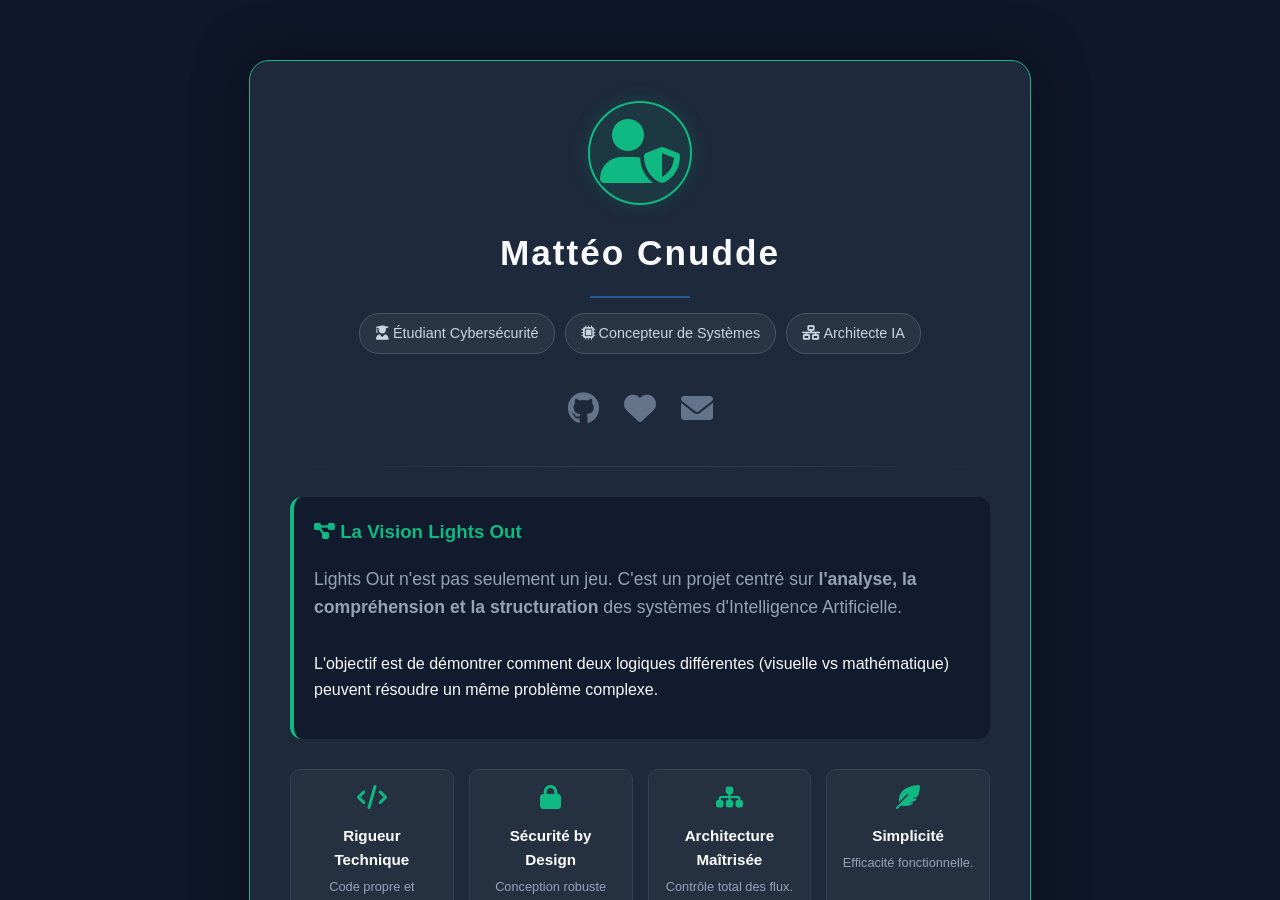
<file: createur.html>
<!DOCTYPE html>
<html lang="fr">
<head>
    <meta charset="UTF-8">
    <title>Le Créateur - Mattéo Cnudde</title>
    <link rel="stylesheet" href="style.css">
    <link rel="stylesheet" href="https://cdnjs.cloudflare.com/ajax/libs/font-awesome/6.0.0/css/all.min.css">
</head>
<body>

    <div class="overlay-page-static">
        <div class="full-page-card creator-card">
            
            <div class="profile-header">
                <div class="profile-icon">
                    <i class="fas fa-user-shield"></i>
                </div>
                <h1 class="creator-name">Mattéo Cnudde</h1>
                <div class="neon-line" style="width: 100px; margin: 15px auto;"></div>
                
                <div class="roles-container">
                    <span class="role-badge"><i class="fas fa-user-graduate"></i> Étudiant Cybersécurité</span>
                    <span class="role-badge"><i class="fas fa-microchip"></i> Concepteur de Systèmes</span>
                    <span class="role-badge"><i class="fas fa-network-wired"></i> Architecte IA</span>
                </div>
                <div class="social-links">
    <a href="https://github.com/cnuddeMatteo" target="_blank" class="social-icon github" title="Mon GitHub">
        <i class="fab fa-github"></i>
    </a>
    <a href="https://buymeacoffee.com/spunnn" target="_blank" class="social-icon support" title="Me soutenir">
        <i class="fas fa-heart"></i>
    </a>
    <a href="mailto:cnudde.matteo.59@gmail.com" class="social-icon email" title="Me contacter">
        <i class="fas fa-envelope"></i>
    </a>
</div>
            </div>

            <hr class="divider">

            <div class="vision-section">
                <h3><i class="fas fa-project-diagram"></i> La Vision Lights Out</h3>
                <p class="intro-text" style="text-align: left;">
                    Lights Out n'est pas seulement un jeu. C'est un projet centré sur <b>l'analyse, la compréhension et la structuration</b> des systèmes d'Intelligence Artificielle.
                </p>
                <p>
                    L'objectif est de démontrer comment deux logiques différentes (visuelle vs mathématique) peuvent résoudre un même problème complexe.
                </p>
            </div>

            <div class="values-grid">
                <div class="value-item">
                    <i class="fas fa-code icon-val"></i>
                    <h4>Rigueur Technique</h4>
                    <p>Code propre et optimisé.</p>
                </div>
                <div class="value-item">
                    <i class="fas fa-lock icon-val"></i>
                    <h4>Sécurité by Design</h4>
                    <p>Conception robuste dès la base.</p>
                </div>
                <div class="value-item">
                    <i class="fas fa-sitemap icon-val"></i>
                    <h4>Architecture Maîtrisée</h4>
                    <p>Contrôle total des flux.</p>
                </div>
                <div class="value-item">
                    <i class="fas fa-feather-alt icon-val"></i>
                    <h4>Simplicité</h4>
                    <p>Efficacité fonctionnelle.</p>
                </div>
            </div>

            <div class="final-quote">
                <i class="fas fa-quote-left quote-icon"></i>
                <p>Construire des systèmes intelligents compréhensibles, robustes et contrôlables.</p>
                <strong class="quote-highlight">"Comprendre le système avant de lui faire confiance."</strong>
            </div>

            <a href="index.html" class="back-btn btn-link">Retour au Système</a>
        </div>
    </div>

</body>

</html>
</file>
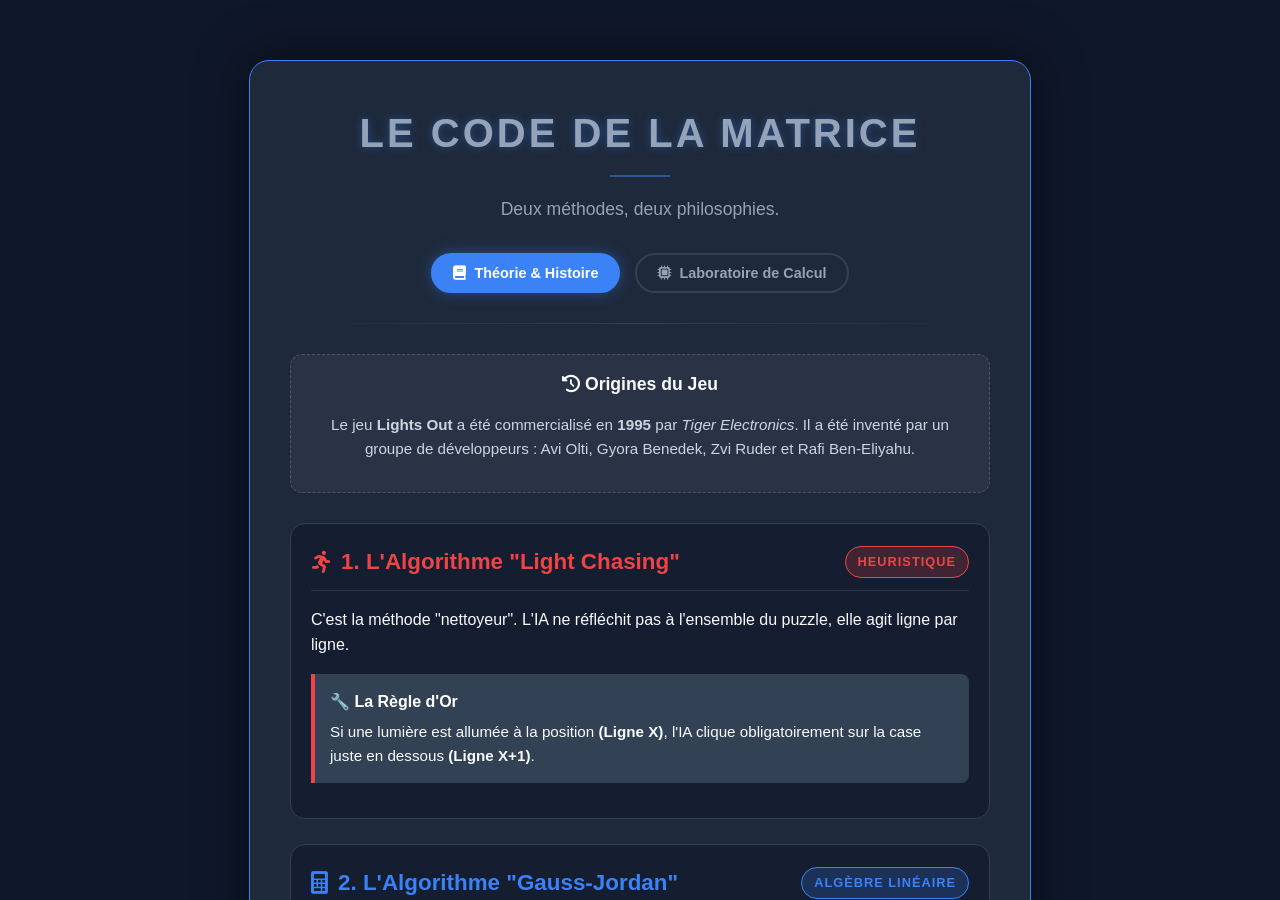
<file: ia_info.html>
<!DOCTYPE html>
<html lang="fr">
<head>
    <meta charset="UTF-8">
    <title>Fonctionnement des IA - Lights Out</title>
    <link rel="stylesheet" href="style.css">
    <link rel="stylesheet" href="https://cdnjs.cloudflare.com/ajax/libs/font-awesome/6.0.0/css/all.min.css">
</head>
<body>
    <div class="overlay-page-static">
        <div class="content-card full-page-card">
            
            <div class="intro-text">
                <h1 class="neon-title" style="font-size: 2.5rem;">LE CODE DE LA MATRICE</h1>
                <div class="neon-line"></div>
                <p>Deux méthodes, deux philosophies.</p>
            </div>

            <div class="tab-container">
                <button class="tab-btn active" onclick="switchTab('history')">
                    <i class="fas fa-book"></i> Théorie & Histoire
                </button>
                <button class="tab-btn" onclick="switchTab('lab')">
                    <i class="fas fa-microchip"></i> Laboratoire de Calcul
                </button>
            </div>

            <hr class="divider">

            <div id="view-history" class="tab-content">
                
                <div class="history-block">
                    <h3><i class="fas fa-history"></i> Origines du Jeu</h3>
                    <p>
                        Le jeu <b>Lights Out</b> a été commercialisé en <b>1995</b> par <i>Tiger Electronics</i>. 
                        Il a été inventé par un groupe de développeurs : Avi Olti, Gyora Benedek, Zvi Ruder et Rafi Ben-Eliyahu.
                    </p>
                </div>

                <div class="algo-section">
                    <div class="algo-header mode-chasing-header">
                        <h2><i class="fas fa-running"></i> 1. L'Algorithme "Light Chasing"</h2>
                        <span class="badge chasing">Heuristique</span>
                    </div>
                    <div class="algo-content">
                        <p>C'est la méthode "nettoyeur". L'IA ne réfléchit pas à l'ensemble du puzzle, elle agit ligne par ligne.</p>
                        <div class="concept-box">
                            <h4>🔧 La Règle d'Or</h4>
                            <p>Si une lumière est allumée à la position <b>(Ligne X)</b>, l'IA clique obligatoirement sur la case juste en dessous <b>(Ligne X+1)</b>.</p>
                        </div>
                    </div>
                </div>

                <div class="algo-section">
                    <div class="algo-header mode-math-header">
                        <h2><i class="fas fa-calculator"></i> 2. L'Algorithme "Gauss-Jordan"</h2>
                        <span class="badge math">Algèbre Linéaire</span>
                    </div>
                    <div class="algo-content">
                        <p>Ici, l'IA ne joue pas : elle <b>résout</b> le système. Elle traduit la grille en équations.</p>
                        <div class="math-block">
                            <h4>🧮 Le Système Modulo 2</h4>
                            <code>Ax = b</code>
                        </div>
                        <p>En inversant la matrice <b>A</b>, l'IA trouve le vecteur <b>x</b> (la solution parfaite).</p>
                    </div>
                </div>

                <div class="algo-section expert-theme">
                    <div class="algo-header mode-expert-header">
                        <h2><i class="fas fa-user-graduate"></i> 3. La Méthode des Experts Humains</h2>
                        <span class="badge expert">Hybride</span>
                    </div>
                    <div class="algo-content">
                        <p>Il existe une troisième voie, utilisée par les speedrunners humains.</p>
                        <ol class="step-list">
                            <li>Faire un <b>Light Chasing</b> classique jusqu'en bas.</li>
                            <li>Observer les lumières restantes sur la dernière ligne.</li>
                            <li>Utiliser une <b>"Table de Correspondance"</b> pour cliquer sur la première ligne.</li>
                            <li>Refaire un Chasing : la grille se résout alors magiquement !</li>
                        </ol>
                    </div>
                </div>

                <a href="index.html" class="back-btn btn-link">Retour au Jeu</a>
            </div>

            <div id="view-lab" class="tab-content hidden">
                <div class="algo-section">
                    <div class="algo-header mode-math-header">
                        <h2><span class="icon">🧮</span> Simulation Matricielle 3x3</h2>
                    </div>

                    <p style="text-align: center; margin-bottom: 20px; color: #94a3b8;">
                        Regarde l'IA calculer la solution en temps réel.
                    </p>

                    <div class="console-box">
                        <div class="console-header">
                            <span class="dot red"></span><span class="dot yellow"></span><span class="dot green"></span>
                            <span>terminal_ia.exe</span>
                        </div>
                        <div id="console-log" class="console-content">
                            > En attente d'entrée utilisateur...
                        </div>
                    </div>

                    <div class="matrix-sim-container">
                        <div class="sim-column">
                            <h4>Vecteur Solution (x)</h4>
                            <div class="vector-bracket result">
                                <div id="vector-x" class="vector-content matrix-3x3"></div>
                            </div>
                            <div id="sim-grid-x" class="mini-grid solution-grid"></div>
                        </div>

                        <div class="sim-operator">
                            <div class="arrow-right">➜</div>
                            <div class="math-symbol">Application<br>Matrice A</div>
                            <div class="arrow-right">➜</div>
                        </div>

                        <div class="sim-column">
                            <h4>État Résultant (b)</h4>
                            <div class="vector-bracket">
                                <div id="vector-b" class="vector-content matrix-3x3"></div>
                            </div>
                            <div id="sim-grid-b" class="mini-grid"></div>
                        </div>
                    </div>

                    <div style="text-align: center; margin-top: 30px; display: flex; justify-content: center; gap: 15px; flex-wrap: wrap;">
                        <button id="btn-sim" onclick="runSimulation()" class="promo-btn">
                            <i class="fas fa-play"></i> Générer un calcul
                        </button>
                        
                        <button id="btn-try-game" onclick="tryInGame()" class="promo-btn" style="background: #10b981 !important; display: none;">
                            <i class="fas fa-gamepad"></i> Essayer cette grille en Jeu
                        </button>
                    </div>
                </div>
                
                <a href="index.html" class="back-btn btn-link">Retour au Jeu</a>
            </div>

        </div>
    </div>

    <script>
        // Variables globales pour stocker l'état actuel de la simulation
        let currentGridState = []; 

        function switchTab(tabName) {
            document.getElementById('view-history').classList.add('hidden');
            document.getElementById('view-lab').classList.add('hidden');
            const btns = document.querySelectorAll('.tab-btn');
            btns.forEach(b => b.classList.remove('active'));

            document.getElementById('view-' + tabName).classList.remove('hidden');
            
            if(tabName === 'lab') {
                btns[1].classList.add('active');
            } else {
                btns[0].classList.add('active');
            }
        }

        async function runSimulation() {
            const btn = document.getElementById('btn-sim');
            const btnTry = document.getElementById('btn-try-game');
            
            btn.disabled = true; 
            btn.style.opacity = "0.5";
            btnTry.style.display = "none"; // On cache le bouton "Essayer" pendant le calcul

            const log = document.getElementById('console-log');
            const vx = document.getElementById('vector-x');
            const vb = document.getElementById('vector-b');
            const gx = document.getElementById('sim-grid-x');
            const gb = document.getElementById('sim-grid-b');

            // Reset
            vx.innerHTML = ''; vb.innerHTML = ''; gx.innerHTML = ''; gb.innerHTML = '';
            
            // 1. Génération Solution (X)
            logTyping(log, "> Initialisation du noyau 3x3...");
            await wait(500);
            
            logTyping(log, "> Génération d'une solution aléatoire...");
            const size = 3; 
            const total = size * size;
            let x = [];
            for(let i=0; i<total; i++) x.push(Math.random() > 0.5 ? 1 : 0);
            
            renderMatrix('vector-x', x);
            renderGrid('sim-grid-x', x, true);
            await wait(800);

            // 2. Calcul du Problème (B)
            logTyping(log, "> Calcul de la configuration inverse (Ax = b)...");
            
            // Calcul mathématique
            let b = new Array(total).fill(0);
            for(let r=0; r<size; r++) {
                for(let c=0; c<size; c++) {
                    let idx = r*size + c;
                    if(x[idx] === 1) {
                        toggle(b, r, c, size); toggle(b, r+1, c, size); toggle(b, r-1, c, size);
                        toggle(b, r, c+1, size); toggle(b, r, c-1, size);
                    }
                }
            }
            // Sauvegarde pour le bouton "Essayer"
            currentGridState = b;

            await wait(800);

            // 3. Affichage Résultat
            logTyping(log, "> SUCCESS. Configuration générée.");
            logTyping(log, "> Prêt pour exportation vers le moteur de jeu.");
            
            renderMatrix('vector-b', b);
            renderGrid('sim-grid-b', b, false);

            btn.disabled = false;
            btn.style.opacity = "1";
            
            // Apparition du bouton "Essayer"
            btnTry.style.display = "inline-block";
            btnTry.classList.add('pulse-anim'); // Petite animation CSS (à ajouter)
        }

        // Fonction pour envoyer la grille vers le jeu
        function tryInGame() {
            // On transforme le tableau [1, 0, 1...] en chaine "101..."
            const gridString = currentGridState.join('');
            // On redirige vers index.html avec des paramètres
            // Note: Il faudra ajouter un petit bout de code dans script.js pour lire ça !
            window.location.href = `index.html?loadgrid=${gridString}&rows=3&cols=3`;
        }

        function logTyping(element, text) {
            element.innerHTML += `<div>${text}</div>`;
            element.scrollTop = element.scrollHeight;
        }

        function wait(ms) { return new Promise(resolve => setTimeout(resolve, ms)); }

        function toggle(arr, r, c, size) {
            if(r >= 0 && r < size && c >= 0 && c < size) arr[r*size + c] = 1 - arr[r*size + c];
        }

        function renderMatrix(id, data) {
            document.getElementById(id).innerHTML = data.map(val => `<span class="${val===1 ? 'v-on' : 'v-off'}">${val}</span>`).join('');
        }

        function renderGrid(id, data, isSolution) {
            const el = document.getElementById(id); el.innerHTML = '';
            data.forEach(val => {
                let div = document.createElement('div');
                div.className = isSolution ? (val === 1 ? 'mini-cell sol-active' : 'mini-cell') : (val === 1 ? 'mini-cell active' : 'mini-cell');
                el.appendChild(div);
            });
        }
    </script>
</body>
</html>
</file>
<file: style.css>
:root {
    --bg-color: #0f172a;
    --card-bg: #1e293b;
    --accent: #3b82f6;
    --led-on: #ef4444;
    --text: #f8fafc;
    --robot-color: #ef4444; /* Variable par défaut */
}

body {
    background: var(--bg-color); color: var(--text);
    font-family: 'Segoe UI', sans-serif;
    display: flex; justify-content: center; align-items: center;
    min-height: 100vh; margin: 0; overflow-x: hidden;
}

.hidden { display: none !important; }

/* --- TITRE & AMPOULE --- */
.neon-title { font-size: 3rem; margin: 0; text-align: center; letter-spacing: 3px; text-shadow: 0 0 8px rgba(59, 130, 246, 0.4); }
.neon-line { height: 2px; background: var(--accent); width: 60px; margin: 10px auto; opacity: 0.5; }
.neon-bulb { display: inline-block; color: #fff; transform: translateY(-3px); text-shadow: 0 0 5px #fff, 0 0 10px #fefce8, 0 0 20px var(--accent); animation: blow-effect 2s ease-in-out infinite alternate; }
@keyframes blow-effect {
    0% { transform: translateY(-3px) scale(1); opacity: 0.85; text-shadow: 0 0 5px #fff, 0 0 10px var(--accent); }
    100% { transform: translateY(-3px) scale(1.15); opacity: 1; color: #feffdf; text-shadow: 0 0 10px #fff, 0 0 20px #fff, 0 0 40px var(--accent); }
}

/* --- MENU GRID (Correction Décalage) --- */
.menu-grid {
    display: flex;
    flex-wrap: wrap; /* Important pour que ça passe à la ligne si besoin */
    justify-content: center;
    gap: 20px;
    max-width: 900px; /* Limite la largeur pour éviter l'éclatement */
}

.menu-card { 
    background: var(--card-bg); 
    padding: 20px; 
    border-radius: 15px; 
    border: 1px solid #334155; 
    flex: 1; /* Chaque carte prend la même place */
    min-width: 200px; /* Taille min pour éviter l'écrasement */
}
.menu-card.full-width { width: 100%; flex: none; margin-bottom: 20px; }

/* --- PRÉVISUALISATION --- */
/* --- PRÉVISUALISATION (Version Large) --- */
.preview-card {
    min-width: 260px; /* On élargit un peu la carte pour que le 8x8 rentre */
    display: flex;
    flex-direction: column;
    align-items: center;
    justify-content: center;
    flex-grow: 1; /* Force la carte à prendre toute la hauteur disponible */
}

#grid-preview-container {
    display: grid;
    gap: 6px; /* Espace un peu plus grand entre les points */
    padding: 20px; /* Plus de marge intérieure */
    background: rgba(0, 0, 0, 0.4); /* Fond un peu plus sombre pour le contraste */
    border-radius: 12px;
    margin-top: 10px;
    
    /* Ombre pour donner du volume */
    box-shadow: inset 0 0 15px rgba(0,0,0,0.5); 
    border: 1px solid #334155;
    
    /* Animation fluide lors du changement de taille */
    transition: all 0.3s cubic-bezier(0.4, 0, 0.2, 1);
}

.preview-cell {
    width: 28px;  /* BEAUCOUP PLUS GRAND (c'était 12px) */
    height: 28px; /* Carré parfait */
    background: #475569;
    border-radius: 4px; /* Coins légèrement arrondis */
    
    /* Petit effet de relief */
    box-shadow: 0 2px 0 rgba(0,0,0,0.3);
    transition: background 0.3s;
}

/* Petit effet bonus : quand on passe la souris dessus */
.preview-cell:hover {
    background: var(--accent);
    box-shadow: 0 0 10px var(--accent);
}

/* --- INPUTS --- */
.input-row { display: flex; justify-content: center; gap: 15px; margin-bottom: 15px; }
.input-field { display: flex; flex-direction: column; align-items: center; }
.input-field input { width: 60px; height: 40px; background: rgba(15, 23, 42, 0.6); border: 2px solid #334155; color: white; text-align: center; border-radius: 12px; font-weight: bold; }
.input-field input:focus { border-color: var(--accent); outline: none; }
input::-webkit-outer-spin-button, input::-webkit-inner-spin-button { -webkit-appearance: none; margin: 0; }

/* --- BOUTONS --- */
button { background: var(--accent); color: white; border: none; padding: 10px; border-radius: 6px; cursor: pointer; font-weight: bold; }
.btn-group-grid { display: grid; grid-template-columns: 1fr 1fr; gap: 10px; margin-top: 10px; }
.btn-group-grid button { padding: 15px 0; font-size: 1.1rem; }
.hint-btn { background: #f59e0b !important; } 
.undo-btn { background: #6366f1 !important; } 
.danger-btn { background: #991b1b !important; }
.back-btn { width: 100%; background: #475569; margin-top: 10px; }
#btn-start-custom { position: fixed; bottom: 40px; left: 50%; transform: translateX(-50%); background: linear-gradient(135deg, #10b981, #059669); padding: 15px 40px; border-radius: 50px; font-size: 1.2rem; border: 2px solid #34d399; box-shadow: 0 0 20px rgba(16,185,129,0.6); z-index: 1000; animation: pulse-green 2s infinite; }
@keyframes pulse-green { 0% { box-shadow: 0 0 0 0 rgba(16,185,129,0.7); } 70% { box-shadow: 0 0 0 20px rgba(16,185,129,0); } 100% { box-shadow: 0 0 0 0 rgba(16,185,129,0); } }

/* --- JEU & GRILLE (CORRIGÉ) --- */
#game-layout { 
    display: flex; 
    gap: 20px; 
    padding: 20px; 
    background: #0f172a; 
    border-radius: 20px; 
    align-items: flex-start; /* Évite que le panneau historique s'étire bizarrement */
}

/* Le conteneur définit la zone maximale disponible */
#grid-container { 
    width: 450px; 
    height: 450px; 
    background: var(--card-bg); 
    border-radius: 12px;
    padding: 10px; /* Un peu d'espace interne */
    
    /* On centre la grille à l'intérieur */
    display: flex; 
    justify-content: center; 
    align-items: center; 
}

/* La grille s'adapte à l'espace */
.grid { 
    display: grid; 
    gap: 6px; 
    width: 100%; 
    height: 100%;
    
    /* Important pour que les cellules ne dépassent pas si la grille est petite */
    max-width: 100%;
    max-height: 100%;
    
    /* Pour centrer le contenu si la grille est irrégulière */
    justify-content: center;
    align-content: center;
}

/* Les cellules s'adaptent et ne "sautent" plus */
.cell { 
    width: auto;  /* On enlève le 45px fixe */
    height: auto; /* On enlève le 45px fixe */
    aspect-ratio: 1 / 1; /* Reste toujours carré ! */
    
    border-radius: 15%; /* Arrondi proportionnel */
    background: #334155; 
    cursor: pointer; 
    position: relative; 
    transition: background 0.3s, transform 0.2s;
    
    /* CORRECTION DU "SAUT" : On met une bordure invisible par défaut */
    border: 3px solid transparent; 
    box-sizing: border-box; /* La bordure est incluse dans la taille */
}

.cell:hover {
    transform: scale(1.05);
}

.cell.on { 
    background: var(--led-on); 
    box-shadow: 0 0 15px var(--led-on); 
    border-color: rgba(255,255,255,0.3); /* Petit effet de relief quand allumé */
}

/* Viseur de l'IA (Cible) */
.cell.ai-target::after { 
    content: ''; 
    position: absolute; 
    top: 50%; left: 50%; 
    transform: translate(-50%, -50%); 
    width: 50%; height: 50%; /* Taille relative à la case */
    border: 3px solid #ffffff; 
    border-radius: 50%; 
    box-shadow: 0 0 10px #ffffff; 
    animation: ping 0.5s infinite; 
}

/* Source de l'IA (Cause) - CORRIGÉ */
.cell.ai-source { 
    /* On change juste la couleur, la bordure existe déjà (transparent) */
    border-color: #a855f7; 
    box-shadow: 0 0 15px #a855f7, inset 0 0 10px #a855f7; 
}

@keyframes ping { 
    0% { transform: translate(-50%, -50%) scale(0.8); opacity: 0.8; } 
    100% { transform: translate(-50%, -50%) scale(1.4); opacity: 0; } 
}

/* --- ROBOT --- */
#ai-assistant { position: fixed; bottom: 20px; left: 20px; z-index: 500; }
.robot-container { display: flex; flex-direction: column; align-items: center; transition: all 0.5s ease; }
.mode-chasing { --robot-color: #ef4444; }
.mode-math { --robot-color: #3b82f6; }
.robot-img { width: 80px; cursor: pointer; animation: floating 3s ease-in-out infinite; border-radius: 50%; border: 3px solid var(--robot-color); background: rgba(0,0,0,0.3); padding: 5px; filter: drop-shadow(0 0 10px var(--robot-color)); transition: all 0.5s ease; }
.robot-name { margin-top: 8px; font-size: 0.7rem; font-weight: bold; text-transform: uppercase; color: var(--robot-color); text-shadow: 0 0 8px var(--robot-color); }
.pulse-name { animation: glow-pulse 1.5s infinite alternate; }
@keyframes floating { 0%, 100% { transform: translateY(0); } 50% { transform: translateY(-10px); } }
@keyframes glow-pulse { from { opacity: 0.7; } to { opacity: 1; text-shadow: 0 0 20px var(--robot-color); } }
.bubble { background: white; color: black; padding: 12px; border-radius: 12px; margin-bottom: 15px; max-width: 200px; font-size: 0.85rem; position: relative; }
.hidden-bubble { display: none; }

/* --- HISTORIQUE & LIENS --- */
#log-panel { width: 200px; background: var(--card-bg); border: 1px solid #334155; border-radius: 15px; padding: 15px; height: 420px; display: flex; flex-direction: column; }
#move-list { flex-grow: 1; overflow-y: auto; font-family: monospace; font-size: 0.9rem; }
.move-item { background: rgba(0,0,0,0.2); padding: 5px; margin-bottom: 5px; border-radius: 4px; border-left: 2px solid var(--accent); color: #cbd5e1; }
.text-green { color: #4ade80; } .text-blue { color: #60a5fa; }
.btn-link { display: inline-block; text-decoration: none; color: white; padding: 8px; border-radius: 6px; font-size: 0.8rem; text-align: center; }
.info-btn { background: #4b5563; } .promo-btn { background: #8b5cf6; }
.custom-select { background: #0f172a; color: white; border: 1px solid var(--accent); padding: 8px; border-radius: 6px; width: 100%; margin-bottom: 10px; }
.extra-buttons { display: flex; gap: 10px; }
.overlay { position: fixed; top: 0; left: 0; width: 100%; height: 100%; background: rgba(0,0,0,0.85); display: flex; justify-content: center; align-items: center; z-index: 1000; }
.victory-card { background: var(--card-bg); padding: 40px; border-radius: 20px; border: 2px solid var(--accent); text-align: center; }

/* --- PAGES STATIQUES (IA Info & Créateur) --- */

/* Conteneur principal qui permet le défilement */
.overlay-page-static { 
    position: fixed; 
    top: 0; 
    left: 0; 
    width: 100%; 
    height: 100%; 
    background: var(--bg-color); 
    z-index: 3000; 
    overflow-y: auto; /* Active le scroll vertical */
    display: block; 
    padding: 20px 0; 
}

/* La carte centrale */
.full-page-card { 
    background: var(--card-bg); 
    padding: 40px; 
    border-radius: 20px; 
    border: 1px solid var(--accent); 
    max-width: 700px; 
    width: 90%; 
    box-shadow: 0 0 50px rgba(0,0,0,0.5); 
    color: var(--text); 
    line-height: 1.6; 
    margin: 40px auto; /* Centre la carte et laisse de l'espace haut/bas */
    position: relative; 
}

/* Texte d'intro */
.intro-text { 
    text-align: center; 
    color: #94a3b8; 
    margin-bottom: 30px; 
    font-size: 1.1rem; 
}

/* Sections des Algorithmes */
.algo-section { 
    background: rgba(15, 23, 42, 0.6); 
    border-radius: 15px; 
    padding: 20px; 
    margin-bottom: 25px; 
    border: 1px solid #334155; 
    transition: transform 0.3s; 
}

.algo-section:hover { 
    transform: translateY(-5px); 
    border-color: var(--accent); 
}

.algo-header { 
    display: flex; 
    justify-content: space-between; 
    align-items: center; 
    margin-bottom: 15px; 
    padding-bottom: 10px; 
    border-bottom: 1px solid rgba(255,255,255,0.1); 
}

.algo-header h2 { 
    margin: 0; 
    font-size: 1.4rem; 
    display: flex; 
    align-items: center; 
    gap: 10px; 
}

/* Couleurs spécifiques des titres */
.mode-chasing-header h2 { color: #ef4444; } 
.mode-math-header h2 { color: #3b82f6; }

/* Badges (Heuristique / Algèbre) */
.badge { 
    padding: 5px 12px; 
    border-radius: 20px; 
    font-size: 0.8rem; 
    font-weight: bold; 
    text-transform: uppercase; 
    letter-spacing: 1px; 
}

.badge.chasing { background: rgba(239, 68, 68, 0.2); color: #ef4444; border: 1px solid #ef4444; }
.badge.math { background: rgba(59, 130, 246, 0.2); color: #3b82f6; border: 1px solid #3b82f6; }

/* Boîte de concept (La règle d'or) */
.concept-box { 
    background: #334155; 
    padding: 15px; 
    border-left: 4px solid #ef4444; 
    border-radius: 0 8px 8px 0; 
    margin: 15px 0; 
}

.concept-box h4 { margin: 0 0 5px 0; color: #fff; } 
.concept-box p { margin: 0; font-size: 0.95rem; }

/* Listes d'étapes */
.step-list { list-style: none; padding: 0; margin: 15px 0; } 
.step-list li { padding: 8px 0; border-bottom: 1px solid rgba(255,255,255,0.05); color: #cbd5e1; }

/* Blocs Mathématiques */
.math-block { 
    background: #0f172a; 
    padding: 15px; 
    border-radius: 10px; 
    border: 1px solid #3b82f6; 
    text-align: center; 
    margin: 15px 0; 
}

.math-block code { 
    display: block; 
    font-family: 'Courier New', monospace; 
    font-size: 1.5rem; 
    color: #3b82f6; 
    margin-top: 10px; 
    font-weight: bold; 
    letter-spacing: 3px; 
}

/* Grille de détails (A, x, b) */
.details-grid { 
    display: grid; 
    grid-template-columns: 1fr 1fr 1fr; 
    gap: 10px; 
    margin-top: 20px; 
    text-align: center; 
    font-size: 0.85rem; 
}

.details-grid div { 
    background: rgba(255,255,255,0.05); 
    padding: 10px; 
    border-radius: 8px; 
}

/* Notes et Alertes */
.note { 
    font-size: 0.9rem; 
    padding: 10px; 
    background: rgba(255, 165, 0, 0.1); 
    color: #fbbf24; 
    border-radius: 6px; 
    margin-top: 15px; 
}

.note.info { background: rgba(59, 130, 246, 0.1); color: #60a5fa; }

/* Ligne de séparation */
.divider { 
    border: 0; 
    height: 1px; 
    background: linear-gradient(to right, transparent, #334155, transparent); 
    margin: 30px 0; 
}

/* Bloc Histoire */
.history-block { 
    text-align: center; 
    background: rgba(255, 255, 255, 0.05); 
    padding: 15px; 
    border-radius: 12px; 
    margin-bottom: 30px; 
    font-size: 0.95rem; 
    color: #cbd5e1; 
    border: 1px dashed #475569; 
}

.history-block h3 { 
    margin-top: 0; 
    color: var(--text); 
    font-size: 1.1rem; 
    margin-bottom: 10px; 
}

/* Styles spécifiques Créateur */
.profile-pic { font-size: 4rem; margin-bottom: 10px; }
.explanation h3 { color: var(--neon-blue); margin-top: 25px; border-bottom: 1px solid #334155; padding-bottom: 5px; }
/* --- STYLES SPÉCIFIQUES PAGE CRÉATEUR --- */

.creator-card {
    text-align: center;
    border-color: #10b981; /* Une touche de vert "Cybersécurité" */
}

/* En-tête Profil */
.profile-icon {
    font-size: 4rem;
    color: #10b981;
    background: rgba(16, 185, 129, 0.1);
    width: 100px;
    height: 100px;
    line-height: 100px;
    border-radius: 50%;
    margin: 0 auto 20px;
    box-shadow: 0 0 20px rgba(16, 185, 129, 0.2);
    border: 2px solid #10b981;
}

.creator-name {
    font-size: 2.2rem;
    margin: 0;
    color: #f8fafc;
    letter-spacing: 2px;
}

/* Badges des rôles */
.roles-container {
    display: flex;
    justify-content: center;
    flex-wrap: wrap;
    gap: 10px;
    margin-bottom: 30px;
}

.role-badge {
    background: rgba(255, 255, 255, 0.05);
    border: 1px solid #475569;
    padding: 8px 15px;
    border-radius: 20px;
    font-size: 0.9rem;
    color: #cbd5e1;
    transition: all 0.3s;
}

.role-badge:hover {
    background: rgba(16, 185, 129, 0.2);
    border-color: #10b981;
    color: #fff;
    transform: translateY(-2px);
}

/* Section Vision */
.vision-section {
    text-align: left;
    background: rgba(15, 23, 42, 0.8);
    padding: 20px;
    border-radius: 12px;
    border-left: 4px solid #10b981;
    margin-bottom: 30px;
}

.vision-section h3 {
    margin-top: 0;
    color: #10b981;
}

/* Grille des valeurs */
.values-grid {
    display: grid;
    grid-template-columns: repeat(auto-fit, minmax(140px, 1fr));
    gap: 15px;
    margin-bottom: 30px;
}

.value-item {
    background: rgba(255, 255, 255, 0.03);
    padding: 15px;
    border-radius: 10px;
    border: 1px solid #334155;
    transition: 0.3s;
}

.value-item:hover {
    border-color: #10b981;
    background: rgba(16, 185, 129, 0.05);
}

.icon-val {
    font-size: 1.5rem;
    color: #10b981;
    margin-bottom: 10px;
}

.value-item h4 {
    margin: 5px 0;
    font-size: 0.95rem;
    color: #fff;
}

.value-item p {
    font-size: 0.8rem;
    color: #94a3b8;
    margin: 0;
}

/* Citation Finale */
.final-quote {
    position: relative;
    padding: 20px;
    margin: 30px 0;
    font-style: italic;
    color: #cbd5e1;
}

.quote-icon {
    font-size: 1.5rem;
    color: #475569;
    margin-bottom: 10px;
    display: block;
}

.quote-highlight {
    display: block;
    margin-top: 10px;
    color: #10b981;
    font-size: 1.1rem;
    text-transform: uppercase;
    letter-spacing: 1px;
    font-style: normal;
}
/* --- BARRE DE RÉSEAUX --- */
.social-links {
    margin-top: 25px;
    display: flex;
    justify-content: center;
    gap: 25px; /* Espace entre les icônes */
}

.social-icon {
    font-size: 2rem; /* Taille des icônes */
    color: #64748b;  /* Gris discret par défaut */
    transition: all 0.3s cubic-bezier(0.175, 0.885, 0.32, 1.275);
    text-decoration: none;
    display: inline-block;
}

/* Animation au survol générale */
.social-icon:hover {
    transform: translateY(-5px) scale(1.1); /* Monte et grossit */
}

/* Couleurs spécifiques au survol */
.social-icon.github:hover {
    color: #ffffff;
    text-shadow: 0 0 15px rgba(255, 255, 255, 0.8);
}


.social-icon.email:hover {
    color: #10b981; /* Vert Cybersécurité */
    text-shadow: 0 0 15px rgba(16, 185, 129, 0.8);
}
/* --- BOUTON SON --- */
.floating-sound-btn {
    position: fixed;
    top: 20px;
    right: 20px;
    width: 50px;
    height: 50px;
    border-radius: 50%;
    background: rgba(15, 23, 42, 0.8);
    border: 2px solid var(--accent);
    color: var(--accent);
    font-size: 1.2rem;
    z-index: 2000;
    display: flex;
    justify-content: center;
    align-items: center;
    box-shadow: 0 0 15px rgba(59, 130, 246, 0.3);
    transition: all 0.3s ease;
}

.floating-sound-btn:hover {
    background: var(--accent);
    color: white;
    transform: scale(1.1) rotate(10deg);
    box-shadow: 0 0 25px var(--accent);
}

/* Style quand le son est coupé (ajouté via JS) */
.sound-off {
    border-color: #64748b;
    color: #64748b;
    box-shadow: none;
}
/* --- SIMULATION MATRICIELLE --- */

.matrix-sim-container {
    display: flex;
    justify-content: center;
    align-items: center;
    gap: 15px;
    flex-wrap: wrap;
    background: rgba(0, 0, 0, 0.3);
    padding: 20px;
    border-radius: 15px;
    border: 1px solid #334155;
}

.sim-column {
    display: flex;
    flex-direction: column;
    align-items: center;
    gap: 10px;
}

.sim-column h4 {
    margin: 0;
    color: #94a3b8;
    font-size: 0.9rem;
    text-transform: uppercase;
}

/* Grilles 3x3 miniatures */
.mini-grid {
    display: grid;
    grid-template-columns: repeat(3, 1fr);
    gap: 3px;
    width: 60px;
    height: 60px;
}

.mini-cell {
    width: 100%;
    height: 100%;
    background: #1e293b;
    border-radius: 2px;
}

/* Lumière allumée (Grille B) */
.mini-cell.active {
    background: #ef4444; /* Rouge */
    box-shadow: 0 0 5px #ef4444;
}

/* Solution à cliquer (Grille X) */
.mini-cell.sol-active {
    background: #1e293b;
    border: 2px solid #3b82f6; /* Bordure Bleue */
    box-shadow: 0 0 5px #3b82f6;
    position: relative;
}
/* Petit point blanc au centre pour dire "clique ici" */
.mini-cell.sol-active::after {
    content: '';
    position: absolute;
    top: 50%; left: 50%;
    transform: translate(-50%, -50%);
    width: 4px; height: 4px;
    background: white;
    border-radius: 50%;
}

/* Vecteurs Mathématiques [ ] */
.vector-bracket {
    border-left: 2px solid #cbd5e1;
    border-right: 2px solid #cbd5e1;
    border-radius: 8px;
    padding: 5px 10px;
    background: rgba(15, 23, 42, 0.8);
    min-width: 40px;
}

.vector-bracket.result {
    border-color: #3b82f6; /* Bleu pour la solution */
}

.vector-content {
    display: flex;
    flex-direction: column;
    align-items: center;
    font-family: 'Courier New', monospace;
    font-weight: bold;
    font-size: 1.1rem;
    line-height: 1.4;
}

/* Couleurs des chiffres */
.v-on { color: #fff; text-shadow: 0 0 5px white; }
.v-off { color: #475569; }

/* Opérateur central */
.sim-operator {
    text-align: center;
    color: #64748b;
    font-weight: bold;
}

.math-symbol {
    font-family: 'Courier New', monospace;
    font-size: 1.2rem;
    margin-bottom: 5px;
}

.arrow-right {
    font-size: 1.5rem;
    color: var(--accent);
}
/* --- STYLES ONGLET & INFO --- */

/* Onglets */
.tab-container {
    display: flex;
    justify-content: center;
    gap: 15px;
    margin-bottom: 20px;
}

.tab-btn {
    background: transparent;
    border: 2px solid #334155;
    color: #94a3b8;
    padding: 10px 20px;
    border-radius: 30px;
    font-size: 0.9rem;
    cursor: pointer;
    transition: all 0.3s;
    display: flex;
    align-items: center;
    gap: 8px;
}

.tab-btn:hover { border-color: var(--accent); color: white; }

.tab-btn.active {
    background: var(--accent);
    border-color: var(--accent);
    color: white;
    box-shadow: 0 0 15px rgba(59, 130, 246, 0.4);
}

.tab-content.hidden { display: none; }
.tab-content { animation: fadeIn 0.5s ease; }

/* --- SECTION EXPERT (VIOLET) --- */
.algo-section.expert-theme {
    border-color: #a855f7; /* Violet */
    background: rgba(168, 85, 247, 0.05);
}

.mode-expert-header h2 { color: #a855f7; }

.badge.expert {
    background: rgba(168, 85, 247, 0.2);
    color: #a855f7;
    border: 1px solid #a855f7;
}

/* --- VISUALISATION MATRICIELLE 3x3 --- */

.matrix-sim-container {
    display: flex;
    justify-content: center;
    align-items: center;
    gap: 20px;
    flex-wrap: wrap;
    background: rgba(0, 0, 0, 0.3);
    padding: 20px;
    border-radius: 15px;
    border: 1px solid #334155;
}

/* Le conteneur [ ] */
.vector-bracket {
    border-left: 3px solid #cbd5e1;
    border-right: 3px solid #cbd5e1;
    border-radius: 12px;
    padding: 8px;
    background: rgba(15, 23, 42, 0.5);
    margin-top: 10px;
}

.vector-bracket.result { border-color: #3b82f6; }

/* La grille de chiffres 3x3 */
.matrix-3x3 {
    display: grid;
    grid-template-columns: repeat(3, 1fr); /* 3 colonnes obligatoires */
    gap: 5px 12px;
    justify-items: center;
    font-family: 'Courier New', monospace;
    font-weight: bold;
    font-size: 1.2rem;
    line-height: 1;
}

.v-on { color: #fff; text-shadow: 0 0 8px white; }
.v-off { color: #475569; opacity: 0.4; }

/* Mini grilles visuelles */
.mini-grid {
    display: grid;
    grid-template-columns: repeat(3, 1fr);
    gap: 3px;
    width: 70px;
    height: 70px;
    margin: 0 auto;
}

.mini-cell { width: 100%; height: 100%; background: #1e293b; border-radius: 2px; }
.mini-cell.active { background: #ef4444; box-shadow: 0 0 5px #ef4444; }
.mini-cell.sol-active { background: #1e293b; border: 2px solid #3b82f6; box-shadow: 0 0 5px #3b82f6; }

.sim-column { text-align: center; }
.sim-operator { font-size: 1.5rem; color: #64748b; font-weight: bold; }
.math-symbol { font-size: 1rem; margin-bottom: 5px; font-family: monospace; }
/* --- STYLES ONGLET & INFO --- */
.tab-container { display: flex; justify-content: center; gap: 15px; margin-bottom: 20px; }
.tab-btn { background: transparent; border: 2px solid #334155; color: #94a3b8; padding: 10px 20px; border-radius: 30px; font-size: 0.9rem; cursor: pointer; transition: all 0.3s; display: flex; align-items: center; gap: 8px; }
.tab-btn:hover { border-color: var(--accent); color: white; }
.tab-btn.active { background: var(--accent); border-color: var(--accent); color: white; box-shadow: 0 0 15px rgba(59, 130, 246, 0.4); }
.tab-content.hidden { display: none; }
.tab-content { animation: fadeIn 0.5s ease; }

/* --- VISUALISATION MATH --- */
.matrix-sim-container { display: flex; justify-content: center; align-items: flex-start; gap: 20px; flex-wrap: wrap; background: rgba(0, 0, 0, 0.3); padding: 20px; border-radius: 15px; border: 1px solid #334155; }
.sim-column { display: flex; flex-direction: column; align-items: center; gap: 10px; }
.sim-column h4 { margin: 0; color: #94a3b8; font-size: 0.9rem; text-transform: uppercase; }
.vector-bracket { border-left: 3px solid #cbd5e1; border-right: 3px solid #cbd5e1; border-radius: 12px; padding: 5px; background: rgba(15, 23, 42, 0.5); display: inline-block; margin-bottom: 5px; min-height: 80px; min-width: 80px; display: flex; align-items: center; justify-content: center;}
.vector-bracket.result { border-color: #3b82f6; }
.matrix-3x3 { display: grid; grid-template-columns: repeat(3, 1fr); gap: 5px 12px; justify-items: center; font-family: 'Courier New', monospace; font-weight: bold; font-size: 1.2rem; line-height: 1; }
.v-on { color: #fff; text-shadow: 0 0 8px white; }
.v-off { color: #475569; opacity: 0.4; }
.mini-grid { display: grid; grid-template-columns: repeat(3, 1fr); gap: 3px; width: 70px; height: 70px; }
.mini-cell { width: 100%; height: 100%; background: #1e293b; border-radius: 2px; transition: 0.3s; }
.mini-cell.active { background: #ef4444; box-shadow: 0 0 5px #ef4444; }
.mini-cell.sol-active { background: #1e293b; border: 2px solid #3b82f6; box-shadow: 0 0 5px #3b82f6; position: relative; }
.mini-cell.sol-active::after { content: ''; position: absolute; top: 50%; left: 50%; transform: translate(-50%, -50%); width: 4px; height: 4px; background: white; border-radius: 50%; }
.sim-operator { text-align: center; color: #64748b; font-weight: bold; align-self: center; }
.math-symbol { font-family: monospace; font-size: 0.9rem; margin: 5px 0; color: #94a3b8; }
.arrow-right { font-size: 1.5rem; color: var(--accent); }

/* --- CONSOLE TERMINAL --- */
.console-box { margin-top: 20px; background: #0f172a; border-radius: 8px; border: 1px solid #334155; font-family: 'Courier New', monospace; overflow: hidden; width: 100%; max-width: 500px; margin-left: auto; margin-right: auto; }
.console-header { background: #1e293b; padding: 5px 10px; display: flex; align-items: center; gap: 5px; border-bottom: 1px solid #334155; font-size: 0.8rem; color: #94a3b8; }
.dot { width: 10px; height: 10px; border-radius: 50%; display: inline-block; }
.red { background: #ef4444; } .yellow { background: #f59e0b; } .green { background: #10b981; }
.console-content { padding: 10px; color: #10b981; font-size: 0.9rem; min-height: 100px; max-height: 100px; overflow-y: auto; text-align: left; }
.console-content div { margin-bottom: 4px; animation: fadeIn 0.3s; }

/* --- EXPERT THEME --- */
.algo-section.expert-theme { border-color: #a855f7; background: rgba(168, 85, 247, 0.05); }
.mode-expert-header h2 { color: #a855f7; }
.badge.expert { background: rgba(168, 85, 247, 0.2); color: #a855f7; border: 1px solid #a855f7; }

/* Animation pour le bouton Essayer */
@keyframes pulse-btn { 0% { transform: scale(1); } 50% { transform: scale(1.05); } 100% { transform: scale(1); } }
.pulse-anim { animation: pulse-btn 2s infinite; }
/* Couleurs spécifiques au survol */
/* --- BARRE DE RÉSEAUX --- */
.social-links {
    margin-top: 25px;
    display: flex;
    justify-content: center;
    gap: 25px;
}

.social-icon {
    font-size: 2rem;
    color: #64748b;
    transition: all 0.3s cubic-bezier(0.175, 0.885, 0.32, 1.275);
    text-decoration: none;
    display: inline-block;
}

.social-icon:hover {
    transform: translateY(-5px) scale(1.1);
}

/* Couleurs spécifiques */
.social-icon.github:hover {
    color: #ffffff;
    text-shadow: 0 0 15px rgba(255, 255, 255, 0.8);
}

/* CŒUR ROUGE (Correction appliquée) */
.social-icon.support:hover {
    color: #ef4444; /* Rouge Néon */
    text-shadow: 0 0 15px rgba(239, 68, 68, 0.8);
}

.social-icon.email:hover {
    color: #10b981; /* Vert */
    text-shadow: 0 0 15px rgba(16, 185, 129, 0.8);
}
</file>
